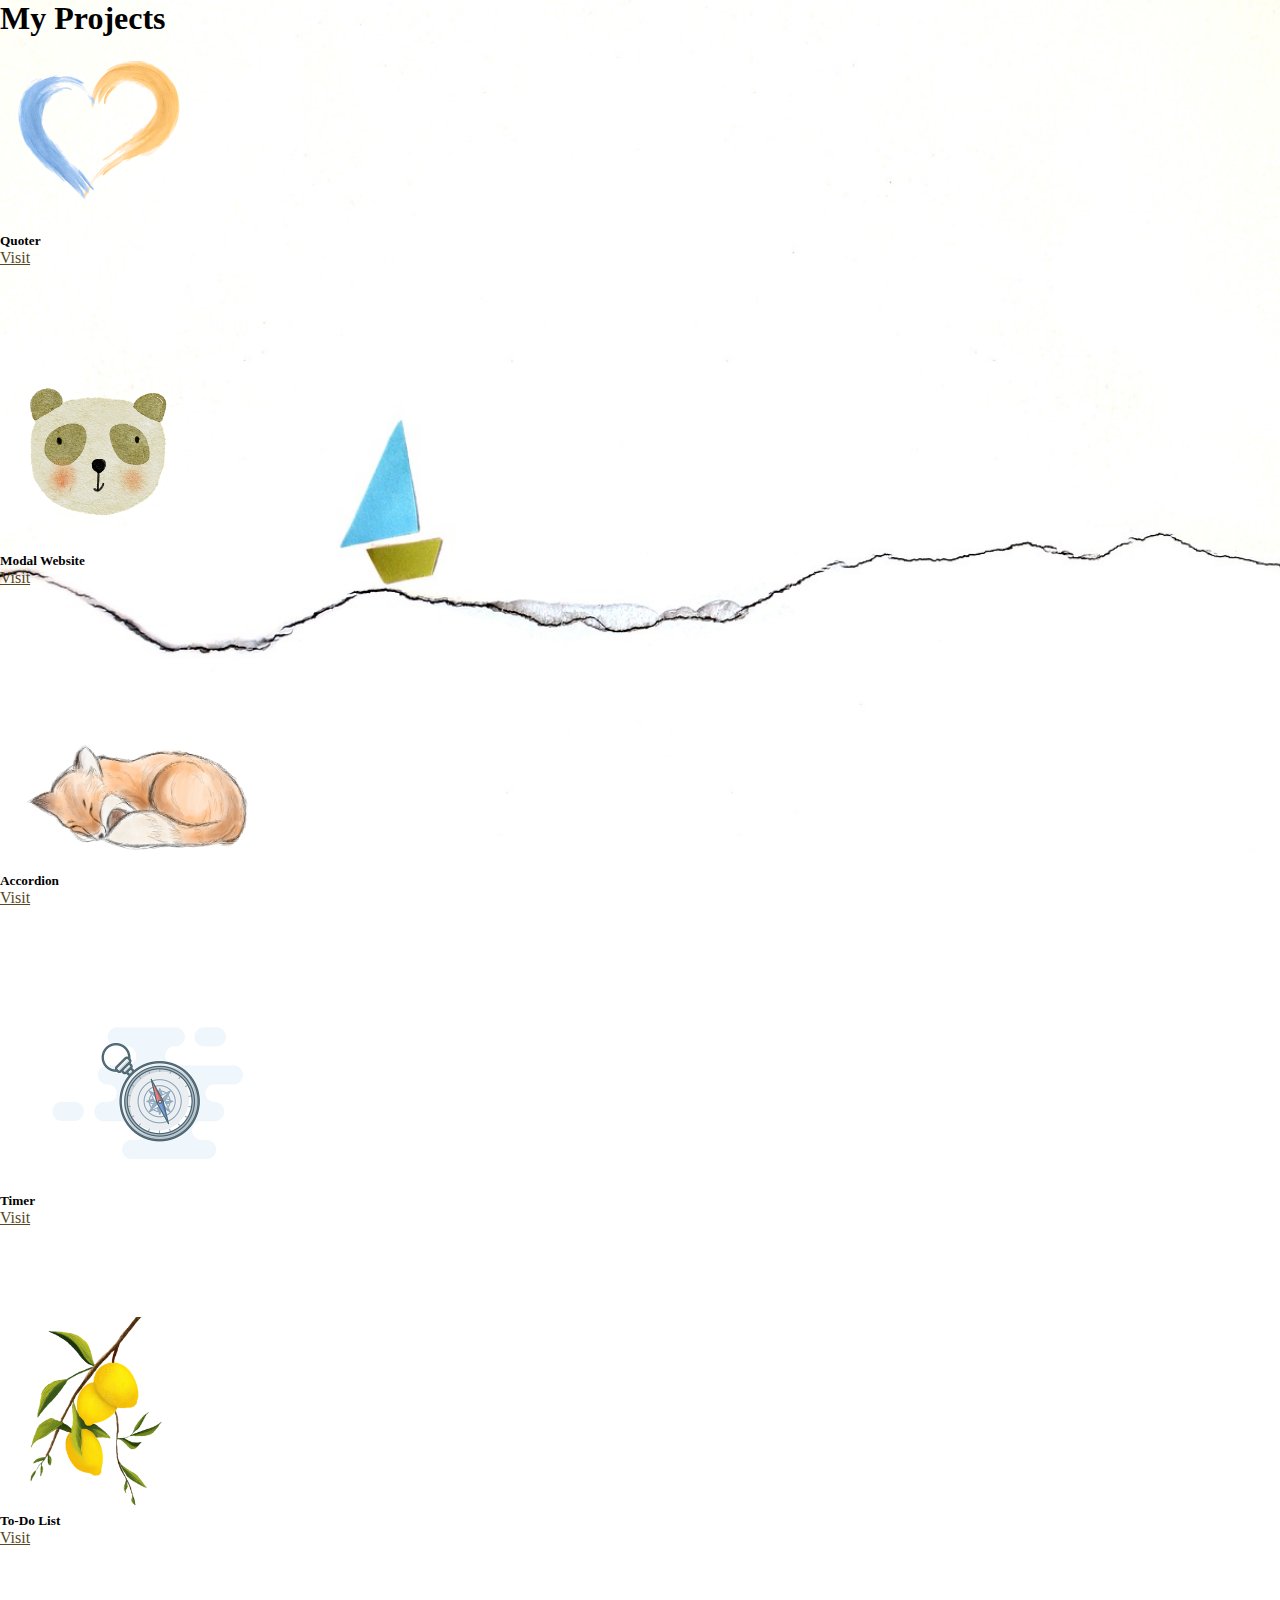
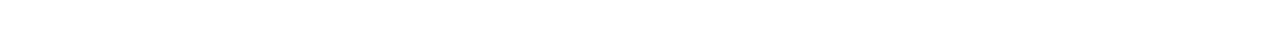
<file: index.html>
<!DOCTYPE html>
<html lang="en">
<head>
    <meta charset="UTF-8">
    <meta http-equiv="X-UA-Compatible" content="IE=edge">
    <meta name="viewport" content="width=device-width, initial-scale=1.0">
    <!-- CSS only -->
<link href="https://cdn.jsdelivr.net/npm/bootstrap@5.2.1/dist/css/bootstrap.min.css" rel="stylesheet" integrity="sha384-iYQeCzEYFbKjA/T2uDLTpkwGzCiq6soy8tYaI1GyVh/UjpbCx/TYkiZhlZB6+fzT" crossorigin="anonymous">
<link rel="stylesheet" href="./CSS/style.css">
    <title>Document</title>
</head>
<body>
    <h1 class="text-center display-6">My Projects</h1>
    <div class="container d-flex align-items-end flex-wrap">
        <div class="card " style="width: 15rem;">
            <img src="./images/ukraine.png" class="card-img-top" alt="..." >
            <div class="card-body ms-5">
              <h5 class="card-title">Quoter</h5>
              <p class="card-text"></p>
              <a href="./projectOne.html" class="btn btn-warning">Visit</a>
            </div>
          </div>
        <div class="card" style="width: 15rem;">
            <img src="./images/animal.png" class="card-img-top" alt="...">
            <div class="card-body ">
              <h5 class="card-title ms-3">Modal Website</h5>
              <a href="./projectTwo.html" class="btn btn-warning ms-5">Visit</a>
            </div>
          </div>
        <div class="card" style="width: 15rem;">
            <img src="./images/fox.png" class="card-img-top" alt="...">
            <div class="card-body">
              <h5 class="card-title ms-4">Accordion</h5>
              <p class="card-text"></p>
              <a href="./projectThree.html" class="btn btn-warning ms-5">Visit</a>
            </div>
          </div>
        <div class="card" style="width: 15rem;">
            <img src="./images/compass.png" class="card-img-top" alt="...">
            <div class="card-body">
              <h5 class="card-title ms-5">Timer</h5>
              <a href="./projectFour.html" class="btn btn-warning ms-5">Visit</a>
            </div>
          </div>
        <div class="card" style="width: 15rem;">
            <img src="./images/lemons.png" class="card-img-top" alt="..." >
            <div class="card-body">
              <h5 class="card-title ms-3">To-Do List</h5>
              <a href="./projectFive.html" class="btn btn-warning ms-5">Visit</a>
            </div>
          </div>
    </div>



      <!-- JavaScript Bundle with Popper -->
<script src="https://cdn.jsdelivr.net/npm/bootstrap@5.2.1/dist/js/bootstrap.bundle.min.js" integrity="sha384-u1OknCvxWvY5kfmNBILK2hRnQC3Pr17a+RTT6rIHI7NnikvbZlHgTPOOmMi466C8" crossorigin="anonymous"></script>
</body>
</html>
</file>
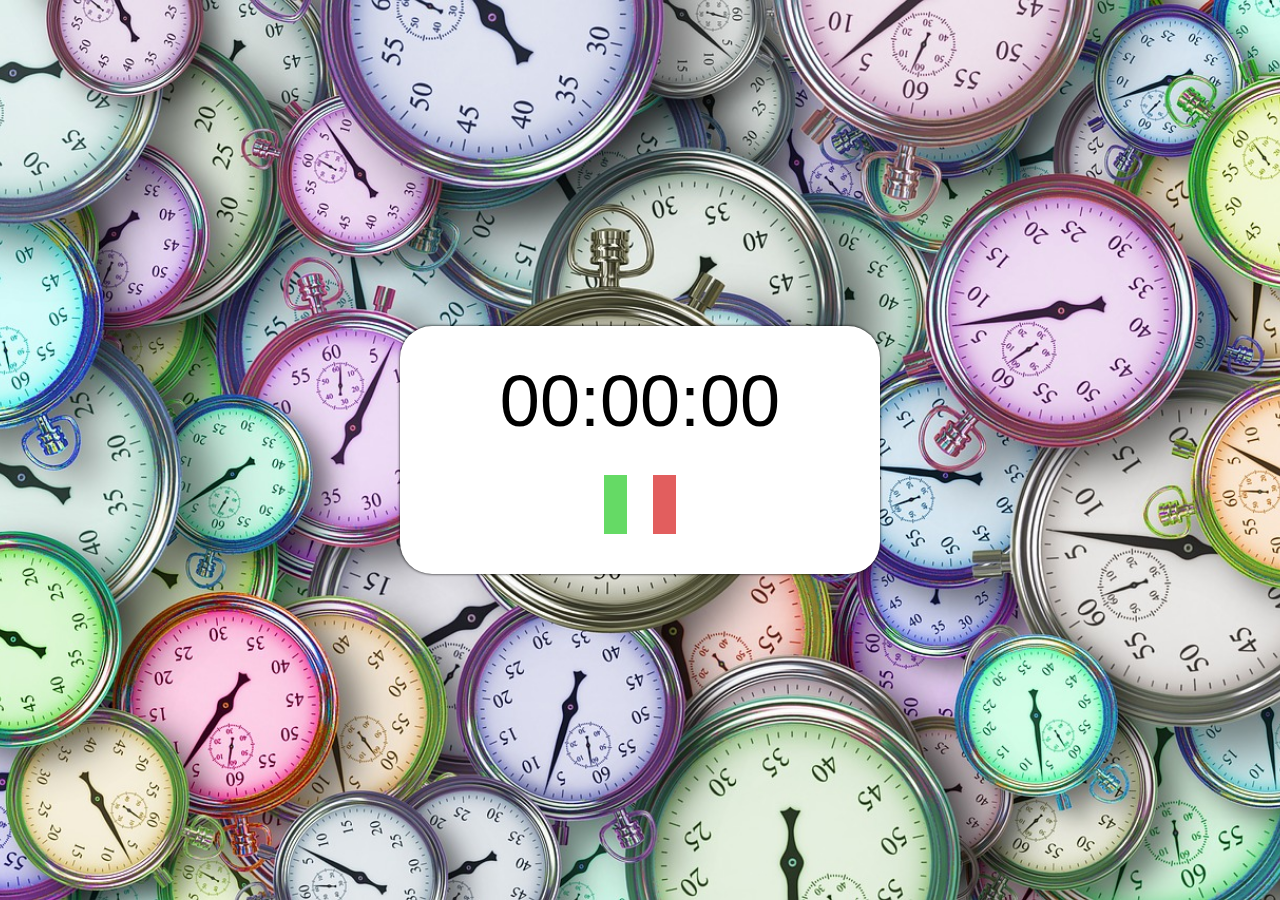
<file: projectFour.html>
<!DOCTYPE html>
<html lang="en">
  <head>
    <meta charset="UTF-8" />
    <meta http-equiv="X-UA-Compatible" content="IE=edge" />
    <meta name="viewport" content="width=device-width, initial-scale=1.0" />
    <!--  ! Stylesheet -->
    <link rel="stylesheet" href="./CSS/projectFour.css" />
    <!-- ! Global Font Links -->
    <link rel="preconnect" href="https://fonts.googleapis.com" />
    <link rel="preconnect" href="https://fonts.gstatic.com" crossorigin />
    <link
      href="https://fonts.googleapis.com/css2?family=Roboto&display=swap"
      rel="stylesheet"
    />
    <!-- ! FontAwesoe Link -->
    <link
      rel="stylesheet"
      href="https://cdnjs.cloudflare.com/ajax/libs/font-awesome/6.2.0/css/all.min.css"
      integrity="sha512-xh6O/CkQoPOWDdYTDqeRdPCVd1SpvCA9XXcUnZS2FmJNp1coAFzvtCN9BmamE+4aHK8yyUHUSCcJHgXloTyT2A=="
      crossorigin="anonymous"
      referrerpolicy="no-referrer"
    />
    <title>Timer</title>
  </head>
  <body>
    <!-- * Project 4 : Timer -->

    <div class="container">
        <div id="timer">
            00:00:00
        </div>

        <div class="buttons">
            <button id="startStopBtn">
                <i class="fa-solid fa-play" id="play"></i>
            </button>

            <button id="resetBtn">
                <i class="fa-solid fa-arrow-rotate-left" id="reset"></i>
            </button>
        </div>
    </div>

    <!-- ! Script Link -->
    <script src="./Javascript/projectFour.js"></script>
  </body>
</html>
</file>
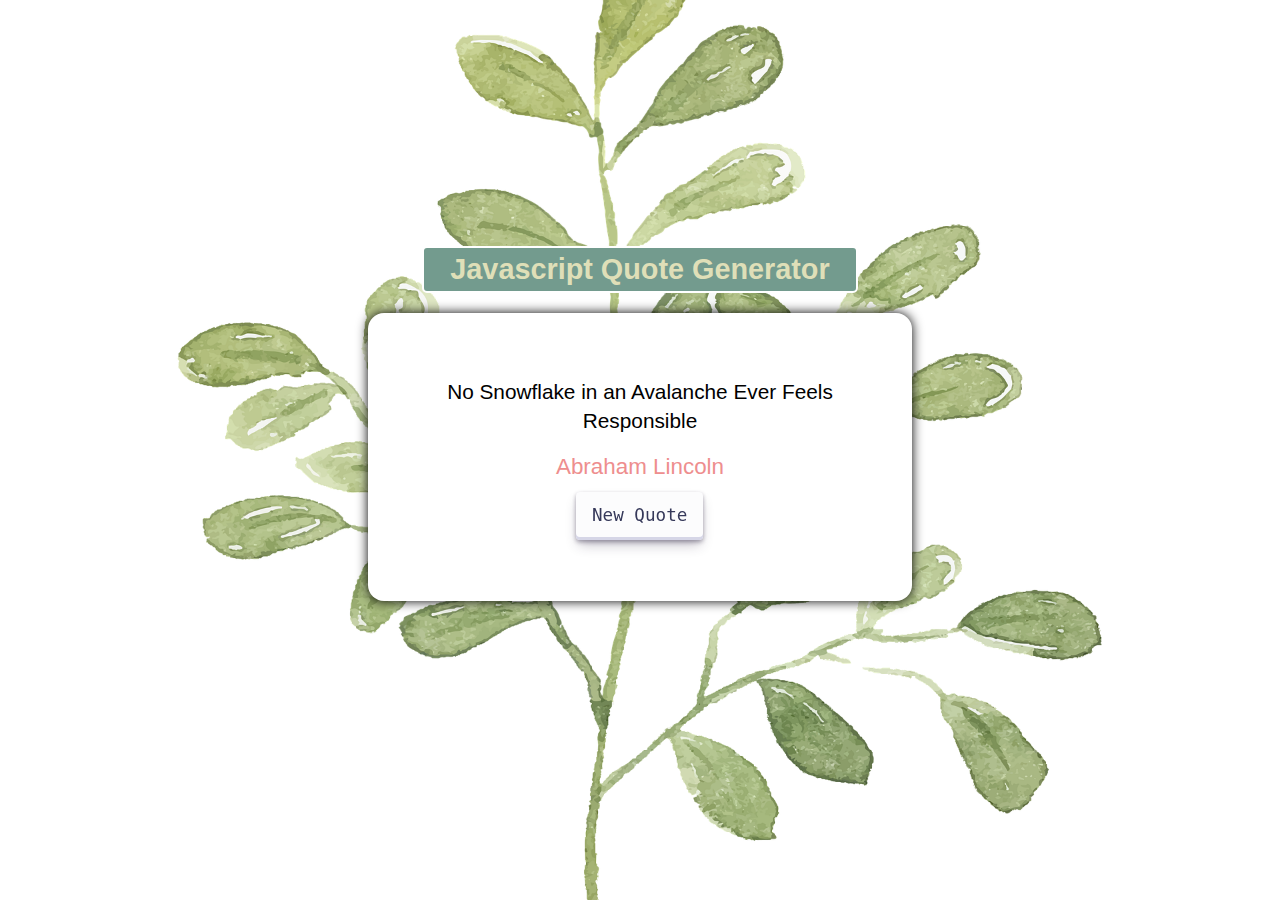
<file: projectOne.html>
<!DOCTYPE html>
<html lang="en">
  <head>
    <meta charset="UTF-8" />
    <meta http-equiv="X-UA-Compatible" content="IE=edge" />
    <meta name="viewport" content="width=device-width, initial-scale=1.0" />
    <!--  ! Stylesheet -->
    <link rel="stylesheet" href="./CSS/projectOne.css" />
    <!-- ! Global Font Links -->
    <link rel="preconnect" href="https://fonts.googleapis.com" />
    <link rel="preconnect" href="https://fonts.gstatic.com" crossorigin />
    <link
      href="https://fonts.googleapis.com/css2?family=Roboto&display=swap"
      rel="stylesheet"
    />
    <!-- ! FontAwesoe Link -->
    <link
      rel="stylesheet"
      href="https://cdnjs.cloudflare.com/ajax/libs/font-awesome/6.2.0/css/all.min.css"
      integrity="sha512-xh6O/CkQoPOWDdYTDqeRdPCVd1SpvCA9XXcUnZS2FmJNp1coAFzvtCN9BmamE+4aHK8yyUHUSCcJHgXloTyT2A=="
      crossorigin="anonymous"
      referrerpolicy="no-referrer"
    />
    <title>Quote Generator</title>
  </head>
  <body>
    <!-- * Project 1 : Quote Generator -->

    <div class="container">
      <div class="header">
        <h2>Javascript Quote Generator</h2>
      </div>

      <div class="main-content">
        <div class="text-area">
          <span class="quote">
            No Snowflake in an Avalanche Ever Feels Responsible
          </span>
        </div>
        <div class="person">Abraham Lincoln</div>

        <div class="button-area">
          <button id="new-quote" role="button">New Quote</button>
        </div>
      </div>
    </div>

    <!-- ! Script Link -->
    <script src="./Javascript/projectOne.js"></script>
  </body>
</html>
</file>
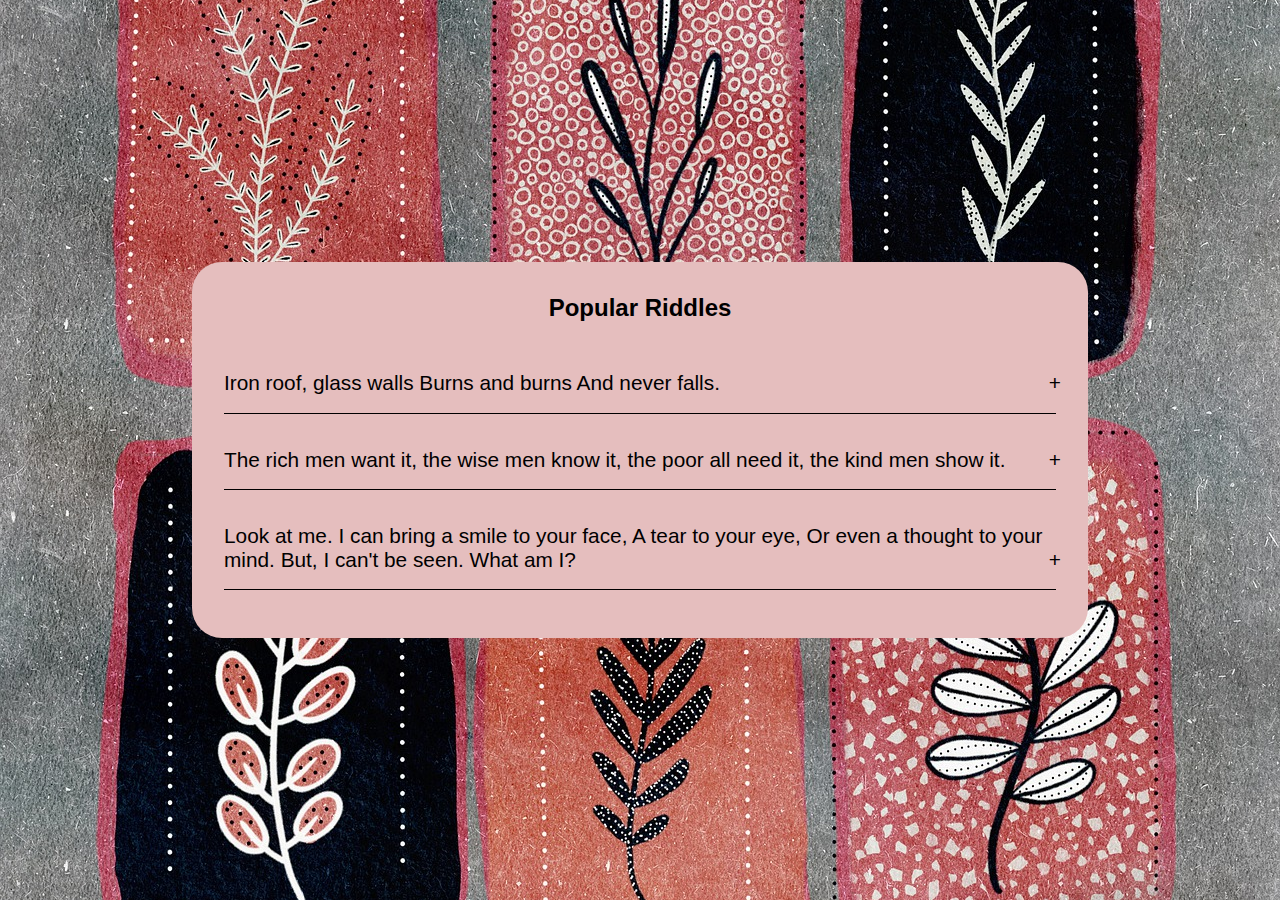
<file: projectThree.html>
<!DOCTYPE html>
<html lang="en">
  <head>
    <meta charset="UTF-8" />
    <meta http-equiv="X-UA-Compatible" content="IE=edge" />
    <meta name="viewport" content="width=device-width, initial-scale=1.0" />
    <!--  ! Stylesheet -->
    <link rel="stylesheet" href="./CSS/projectThree.css" />
    <!-- ! Global Font Links -->
    <link rel="preconnect" href="https://fonts.googleapis.com" />
    <link rel="preconnect" href="https://fonts.gstatic.com" crossorigin />
    <link
      href="https://fonts.googleapis.com/css2?family=Roboto&display=swap"
      rel="stylesheet"
    />
    <!-- ! FontAwesoe Link -->
    <link
      rel="stylesheet"
      href="https://cdnjs.cloudflare.com/ajax/libs/font-awesome/6.2.0/css/all.min.css"
      integrity="sha512-xh6O/CkQoPOWDdYTDqeRdPCVd1SpvCA9XXcUnZS2FmJNp1coAFzvtCN9BmamE+4aHK8yyUHUSCcJHgXloTyT2A=="
      crossorigin="anonymous"
      referrerpolicy="no-referrer"
    />
    <title>Riddles</title>
  </head>
  <body>
    <!-- * Project 3 : Accordion -->

    <div class="accordion">
        <h2 class="accordion-title">Popular Riddles</h2>
        <div class="content-container">
            <div class="question">Iron roof, glass walls Burns and burns And never falls.</div>
            <div class="answer">Lantern</div>
        </div>
        <div class="content-container">
            <div class="question">The rich men want it, the wise men know it, the poor all need it, the kind men show it.</div>
            <div class="answer">Love</div>
        </div>
        <div class="content-container">
            <div class="question">Look at me. I can bring a smile to your face, A tear to your eye, Or even a thought to your mind. But, I can't be seen. What am I?</div>
            <div class="answer">Memories</div>
        </div>
    </div>

    <!-- ! Script Link -->
    <script src="./Javascript/projectThree.js"></script>
  </body>
</html>
</file>
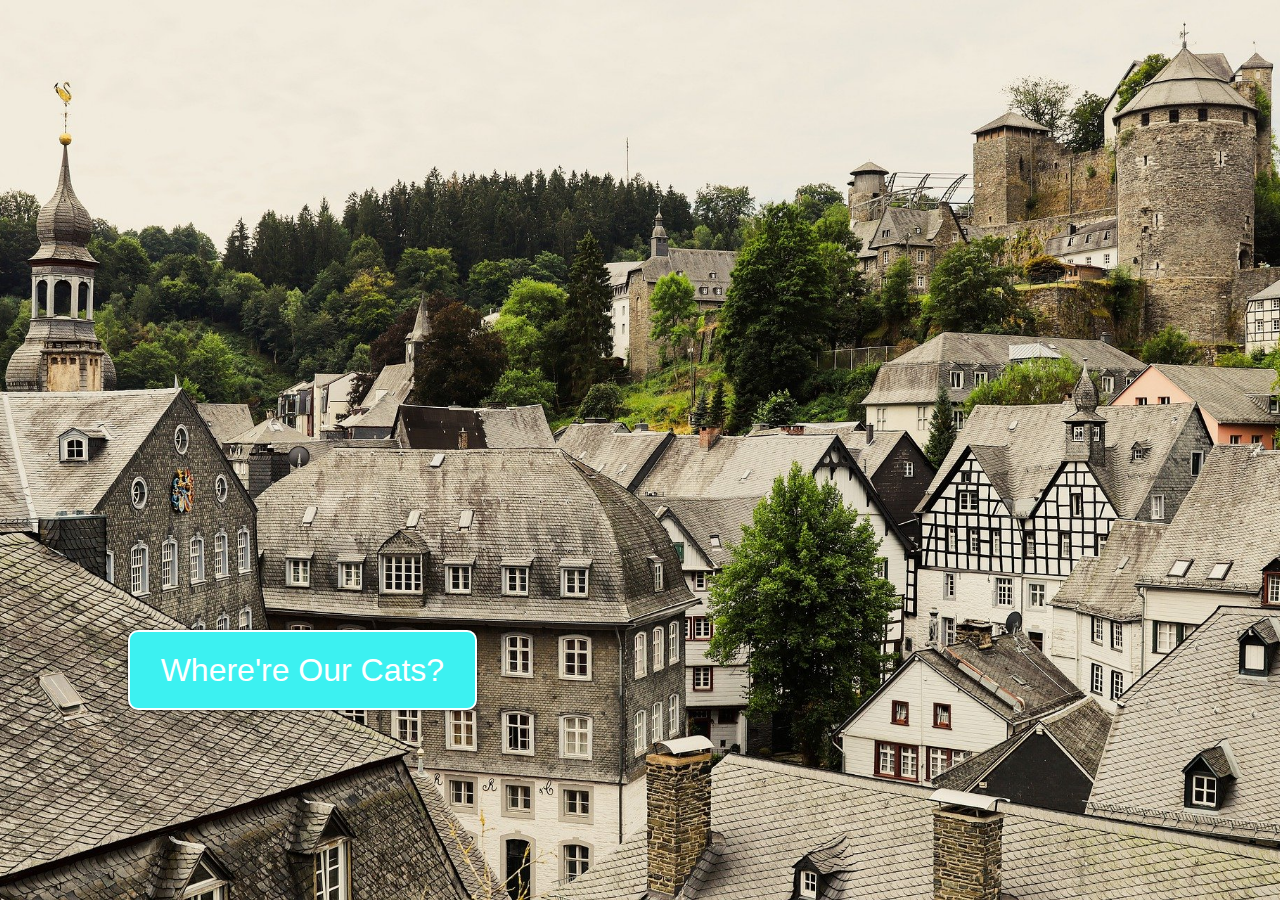
<file: projectTwo.html>
<!DOCTYPE html>
<html lang="en">
  <head>
    <meta charset="UTF-8" />
    <meta http-equiv="X-UA-Compatible" content="IE=edge" />
    <meta name="viewport" content="width=device-width, initial-scale=1.0" />
    <!--  ! Stylesheet -->
    <link rel="stylesheet" href="./CSS/projectTwo.css" />
    <!-- ! Global Font Links -->
    <link rel="preconnect" href="https://fonts.googleapis.com" />
    <link rel="preconnect" href="https://fonts.gstatic.com" crossorigin />
    <link
      href="https://fonts.googleapis.com/css2?family=Roboto&display=swap"
      rel="stylesheet"
    />
    <!-- ! FontAwesoe Link -->
    <link
      rel="stylesheet"
      href="https://cdnjs.cloudflare.com/ajax/libs/font-awesome/6.2.0/css/all.min.css"
      integrity="sha512-xh6O/CkQoPOWDdYTDqeRdPCVd1SpvCA9XXcUnZS2FmJNp1coAFzvtCN9BmamE+4aHK8yyUHUSCcJHgXloTyT2A=="
      crossorigin="anonymous"
      referrerpolicy="no-referrer"
    />
    <title>Modal</title>
  </head>
  <body>
    <!-- * Project 2 : Modal -->

    <!-- Modal Open Button -->

    <button id="open-btn">
        <p>Where're Our Cats?</p>
    </button>

    <!-- Modal & Modal Background -->

    <div id="modal-container">
        <div id="modal">
            <img src="./images/kitten.png" alt="" style="width: 40rem; height: 40rem">
            <div id="close-btn">&times;</div>
        </div>
    </div>

    <!-- ! Script Link -->
    <script src="./Javascript/projectTwo.js"></script>
  </body>
</html>
</file>
<file: CSS/style.css>
* {
    margin: 0;
    padding: 0;
    box-sizing: border-box;
}

body {
    background: url(./../images/yacht.jpg) no-repeat center center/ cover;
    height: 100vh;
    position: relative;
} 

.card {
    height: 20rem;
}

.card img {
    height: 12rem;
}

button {
    background: transparent;
}

.card a{
    background: transparent;
    color: rgb(88, 72, 36);
}

.card a:hover {
    background-color: rgb(231, 131, 131) !important;
    color: white!important;
}
</file>
<file: CSS/projectFour.css>
* {
    margin: 0;
    padding: 0;
    box-sizing: border-box;
    font-family: 'Lato', sans-serif;
}

body {
    height: 100vh;
    background: url(./../images/clock.jpg)no-repeat center center/cover;
    display: flex;
    justify-content: center;
    align-items: center;
}

.container {
    width: 30rem;
    height: 15.5rem;
    background-color: #fff;
    border-radius: 2rem;
    box-shadow: 0 0 3px;
}

#timer {
    width: 100%;
    font-size: 4.5rem;
    text-align: center;
    margin: 0px auto;
    padding: 2.1rem;
}

.buttons {
    text-align: center;
}

button {
    margin: 0.7rem;
    border: none;
}

button i {
    font-size: 2rem;
    padding: 0.7rem;
    color: #fff;
    width: 3rem;
}

#play{
    background-color: rgb(101, 218, 101);
}
#pause{
    background-color: rgb(218, 170, 81);
}
#reset{
    background-color: rgb(226, 94, 94);
}

/* ! Media Queries */

@media screen and (max-width: 900px) {
    html {
      font-size: 14px;
    }
  }
  
  @media screen and (max-width: 700px) {
    html {
      font-size: 12px;
    }
  }
  
  @media screen and (max-width: 500px) {
    html {
      font-size: 10px;
    }
  }
</file>
<file: CSS/projectOne.css>
/* * General Styles */

* {
    margin: 0;
    padding: 0;
    box-sizing: border-box;
    font-family: 'Lato', sans-serif;
}

body {
    display: flex;
    justify-content: center;
    align-items: center;
    height: 100vh;
    text-align: center;
    background: url(./../images/leaves.png) no-repeat center center/ cover;
}

.container {
    width: 34rem;
    height: 28rem;
}

.header {
    color: rgb(223, 223, 184);
    font-size: 1.2rem;
    border: solid 2px #fff;
    background-color: #739b8e;
    padding: 5px;
    width: 80%;
    margin: 1.25rem auto;
    border-radius: 5px;
}

.main-content {
    width: 100%;
    height: 18rem;
    background-color: #fff;
    border-radius: 1rem;
    padding: 4rem 3rem;
    box-shadow: 0 0 0.7rem;
}

.main-content .text-area {
    font-size: 1.3rem;
    line-height: 1.4;
}

.main-content .person {
    font-size: 1.4rem;
    color: rgb(238, 142, 142);
    margin-top: 1.2rem;
    margin-bottom: 0.7rem;
}


#new-quote {
  align-items: center;
  appearance: none;
  background-color: #FCFCFD;
  border-radius: 4px;
  border-width: 0;
  box-shadow: rgba(45, 35, 66, 0.4) 0 2px 4px,rgba(45, 35, 66, 0.3) 0 7px 13px -3px,#D6D6E7 0 -3px 0 inset;
  box-sizing: border-box;
  color: #36395A;
  cursor: pointer;
  display: inline-flex;
  font-family: "JetBrains Mono",monospace;
  height: 3rem;
  justify-content: center;
  line-height: 1;
  list-style: none;
  overflow: hidden;
  padding-left: 1rem;
  padding-right: 1rem;
  position: relative;
  text-align: left;
  text-decoration: none;
  transition: box-shadow .15s,transform .15s;
  user-select: none;
  -webkit-user-select: none;
  touch-action: manipulation;
  white-space: nowrap;
  will-change: box-shadow,transform;
  font-size: 1.1rem;
}

#new-quote:focus {
  box-shadow: #D6D6E7 0 0 0 1.5px inset, rgba(45, 35, 66, 0.4) 0 2px 4px, rgba(45, 35, 66, 0.3) 0 7px 13px -3px, #D6D6E7 0 -3px 0 inset;
}

#new-quote:hover {
  box-shadow: rgba(45, 35, 66, 0.4) 0 4px 8px, rgba(45, 35, 66, 0.3) 0 7px 13px -3px, #D6D6E7 0 -3px 0 inset;
  transform: translateY(-2px);
}

#new-quote:active {
  box-shadow: #D6D6E7 0 3px 7px inset;
  transform: translateY(2px);
}

/* ! Media Queries */

@media screen and (max-width: 900px) {
  html {
    font-size: 14px;
  }
}

@media screen and (max-width: 700px) {
  html {
    font-size: 12px;
  }
}

@media screen and (max-width: 500px) {
  html {
    font-size: 10px;
  }
}
</file>
<file: CSS/projectThree.css>
* {
    margin: 0;
    padding: 0;
    box-sizing: border-box;
    font-family: 'Lato', sans-serif;
}

body{
    background: url(./../images/abstract.jpg) no-repeat center center/cover;
    height: 100vh;
    display: flex;
    justify-content: center;
    align-items: center;
}

.accordion {
    width: 70%;
    background-color: rgb(229, 190, 190);
    padding: 2rem;
    border-radius: 30px;
}

.accordion .accordion-title {
    margin-bottom: 2rem;
    text-align: center;
}

.accordion .content-container .question {
    padding: 1.1rem 0px;
    font-size: 1.3rem;
    cursor: pointer;
    border-bottom: 1px solid #000;

    position: relative;
}

.accordion .content-container .question::after {
    content: '+';

    position: absolute;
    right: -5px;
}

.accordion .content-container .answer {
    padding-top: 1rem;
    font-size: 1.3rem;
    line-height: 1.5;
    width: 100%;

    height: 0px;
    overflow: hidden;
    transition: .5s;
}

/* Javascript Styling Link */

.accordion .content-container.active .answer {
    height: 4rem;
}

.accordion .content-container.active .question {
    font-size: 1.1rem;
    transition: .5s;
}

.accordion .content-container.active .question::after {
    content: "-";
    font-size: 2rem;
    transition: .5s;
}

/* ! Media Queries */

@media screen and (max-width: 900px) {
    html {
      font-size: 14px;
    }
  }
  
  @media screen and (max-width: 700px) {
    html {
      font-size: 12px;
    }
  }
  
  @media screen and (max-width: 500px) {
    html {
      font-size: 10px;
    }
  }
</file>
<file: CSS/projectTwo.css>
/* ! Modal Styling */

* {
    margin: 0;
    padding: 0;
    box-sizing: border-box;
    font-family: 'Lato', sans-serif;
}

body {
    background: url(./../images/village.jpg) no-repeat center center/ cover;
    height: 100vh;
    position: relative;
} 


#open-btn {
    border: solid 2px #fff;
    position: absolute;
    top: 70%;
    left: 10%;
    width: 21.8rem;
    height: 5rem;
    font-size: 2rem;
    color: rgb(255, 255, 255);
    border-radius: 10px;
    padding: 5px;
    box-shadow: 0 0 3px black;
    transition: .5s;
    font-weight: 500;
    background-color: rgb(60, 241, 241);
}

#open-btn:hover {
    background-color: #fff;
    color: black;
}

#modal {
    position: absolute;
    top: 50%;
    left: 50%;
    transform: translate(-50%, 50%);
    width: 12.5rem;
    height: 100px;
    padding: 0.6rem 1.2rem;
    border-radius: 5px;
    font-size: 1.5rem;
    display: flex;
    justify-content: space-between;
    align-items: center;

    animation-name: animatemodal;
    animation-duration: .4s;

}

#close-btn {
    font-size: 3rem;
}

#close-btn:hover {
    cursor: pointer;
    font-size: 3rem;
    color: #ff0000;
}

#modal-container {
    display: none;
    position: fixed;
    top: 0;
    left: 0;
    width: 100%;
    height: 100%;
    z-index: 1;
    background-color: rgba(0, 0, 0, .2);
}

/* ! Animation */

@keyframes animatemodal {
    from {
        top: -18rem;
        opacity: 0;
    }

    to {
        top: 50%;
        opacity: 1;
    }
}

/* ! Media Queries */

@media screen and (max-width: 1000px) {
    html {
      font-size: 13px;
    }
  }
  
  @media screen and (max-width: 900px) {
    html {
      font-size: 11px;
    }
  }
  
  @media screen and (max-width: 800px) {
    html {
      font-size: 10px;
    }
  }
  
  @media screen and (max-width: 700px) {
    html {
      font-size: 9px;
    }
  }
  
  @media screen and (max-width: 600px) {
    html {
      font-size: 8px;
    }
  }
  
  @media screen and (max-width: 550px) {
    html {
      font-size: 7px;
    }
  }
  
  @media screen and (max-width: 500px) {
    html {
      font-size: 6px;
    }
  }
  
  @media screen and (max-width: 400px) {
    html {
      font-size: 5px;
    }
  }
</file>
